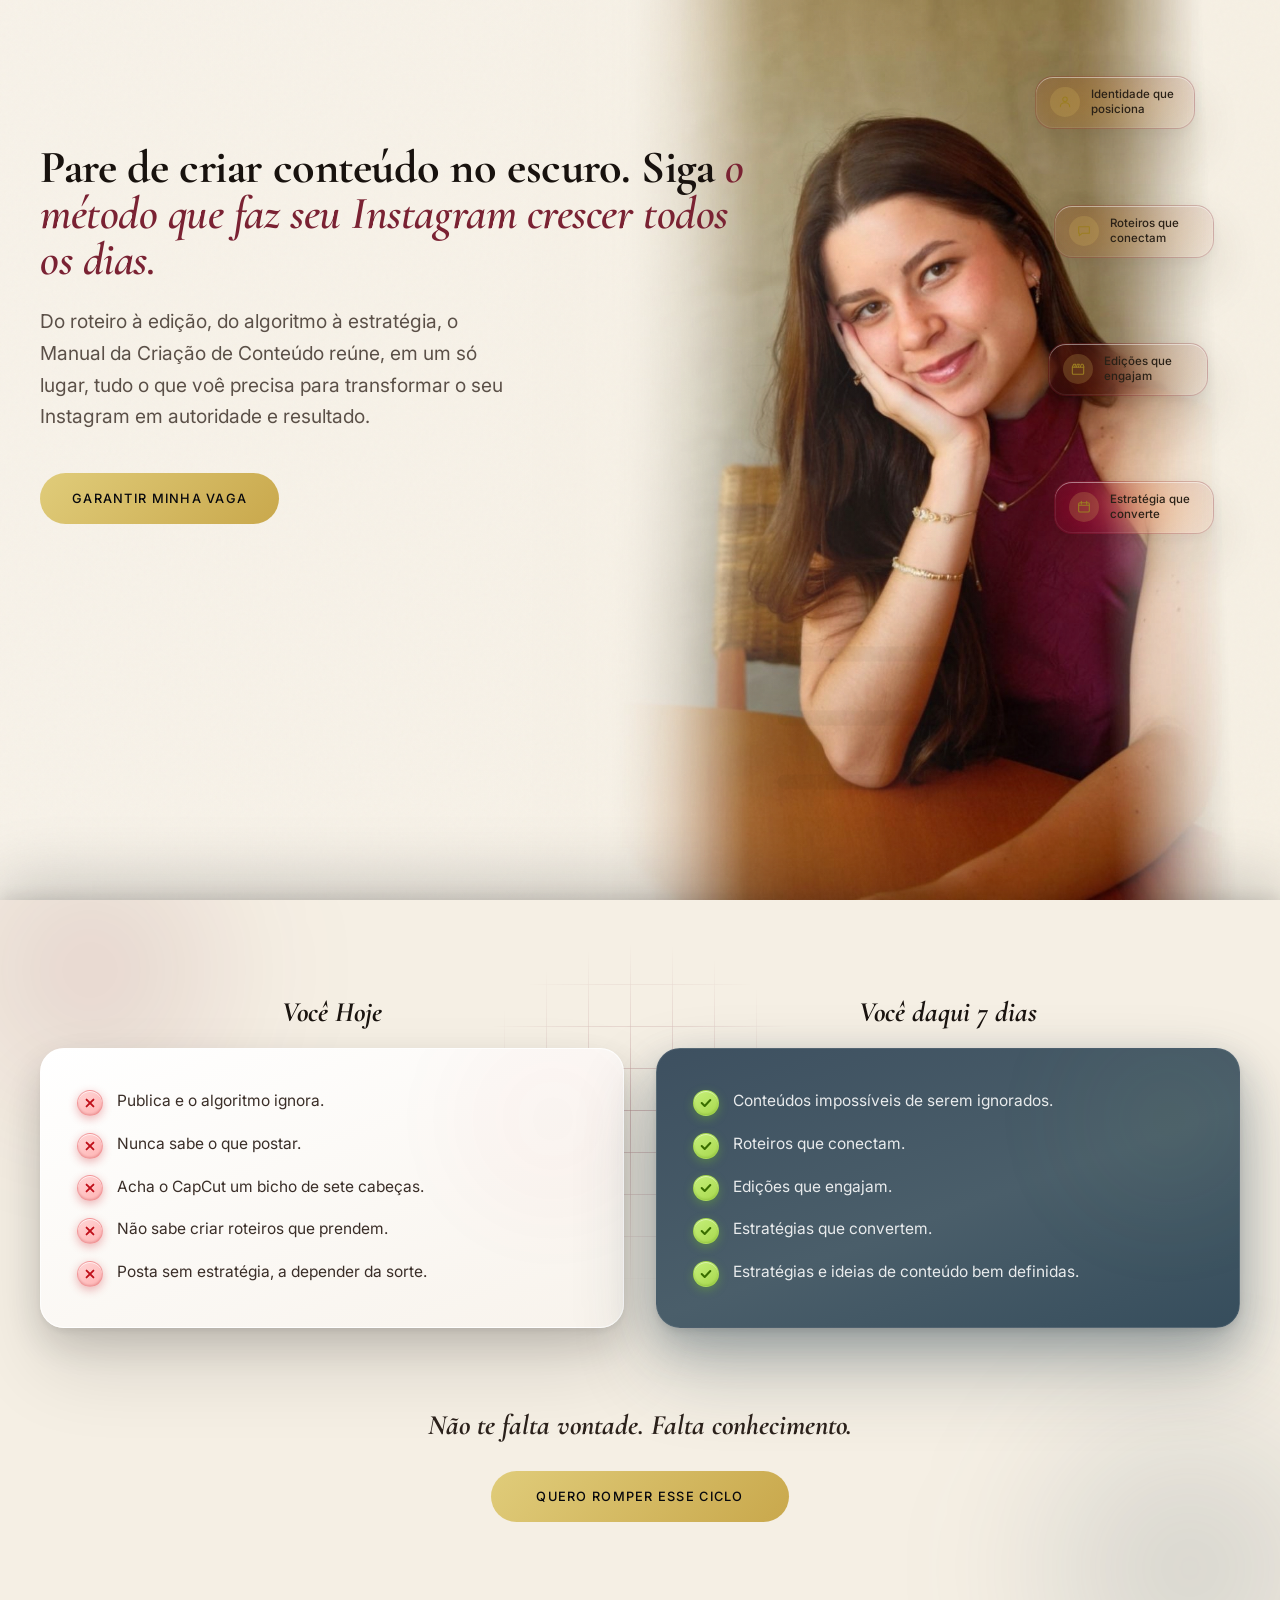
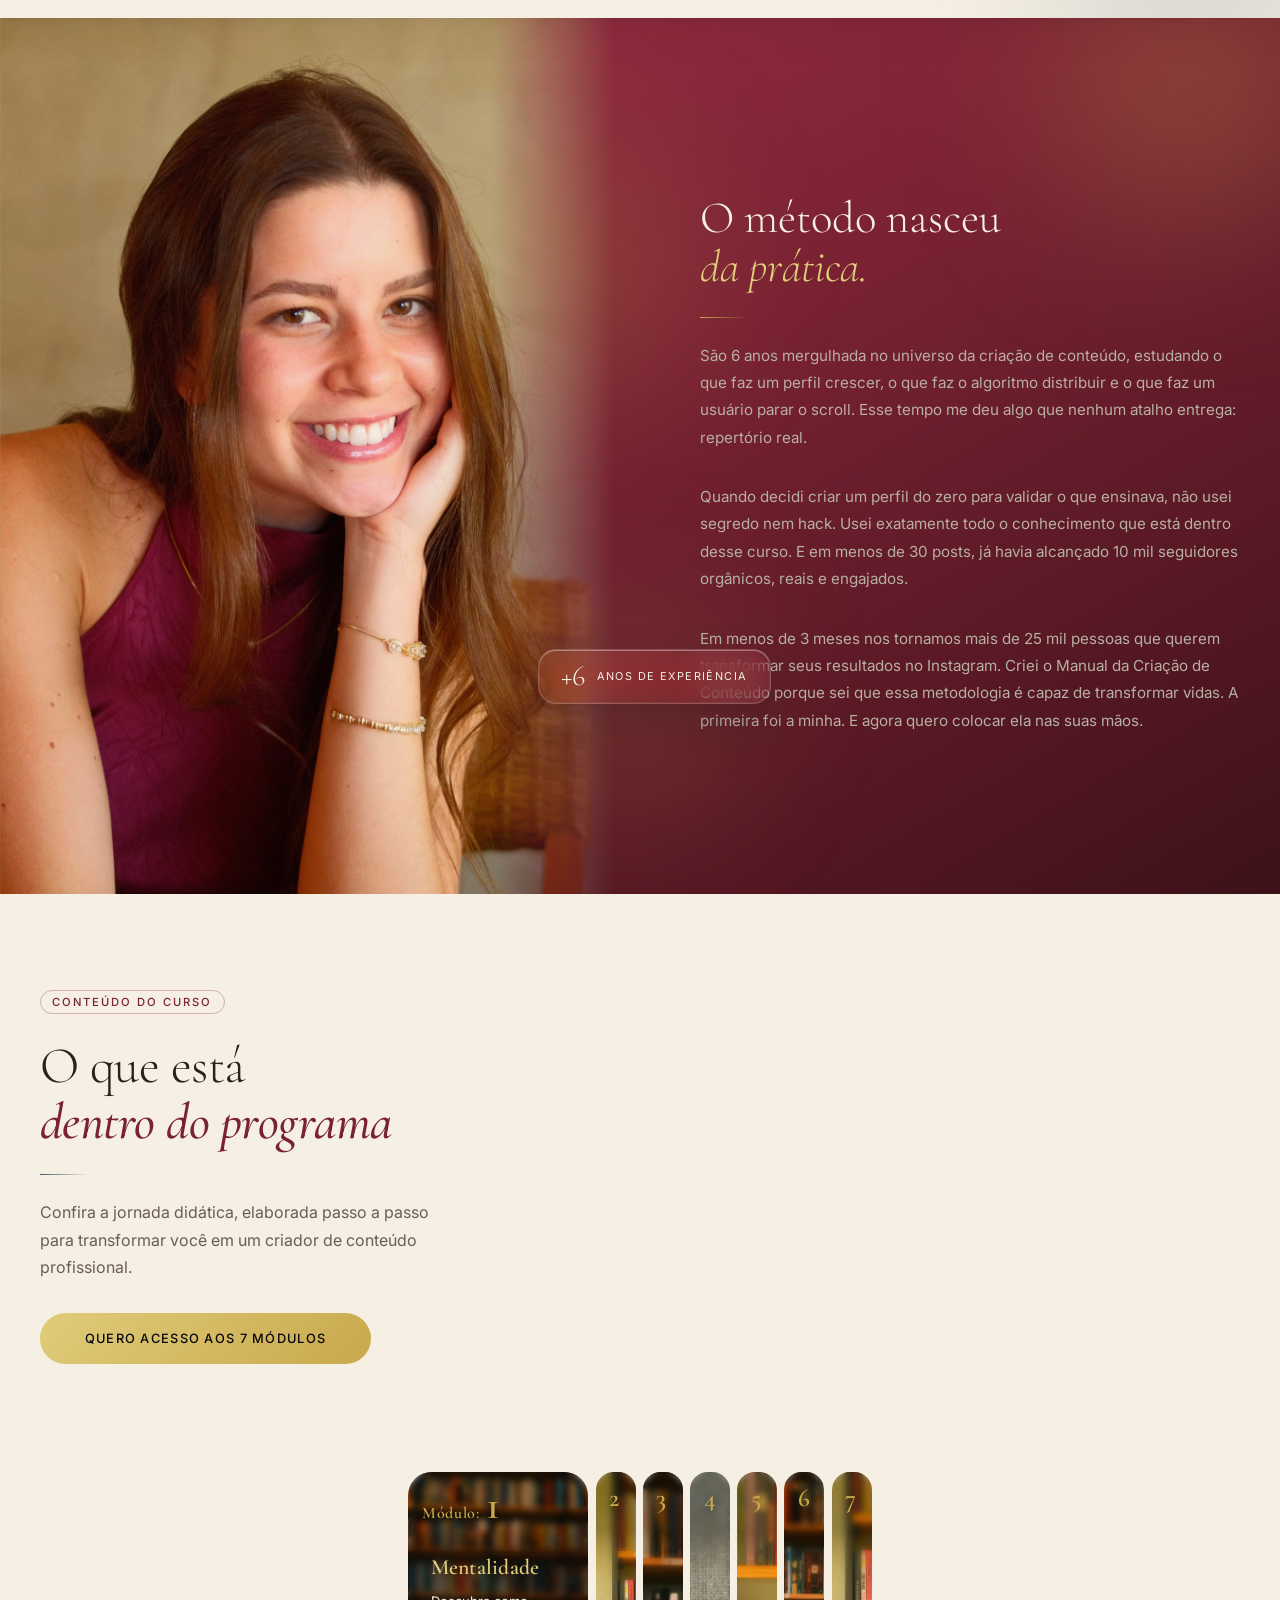
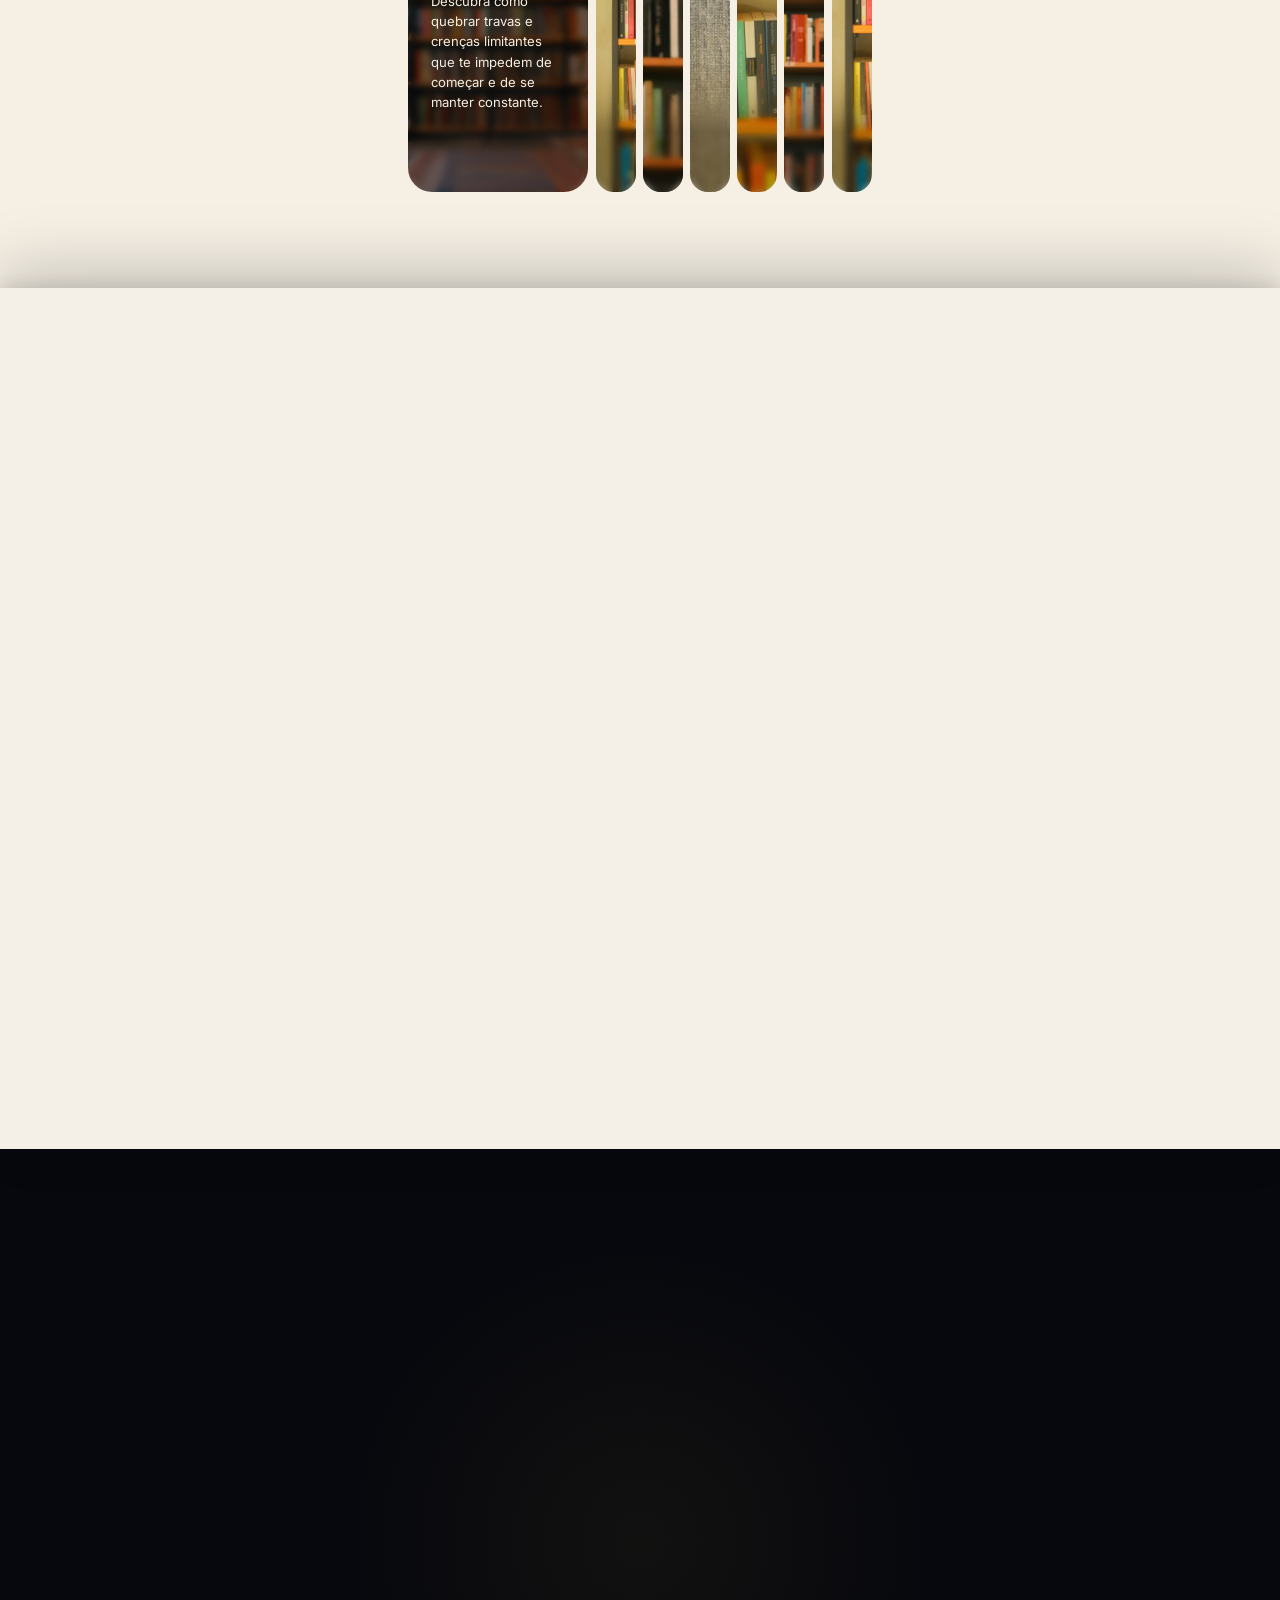
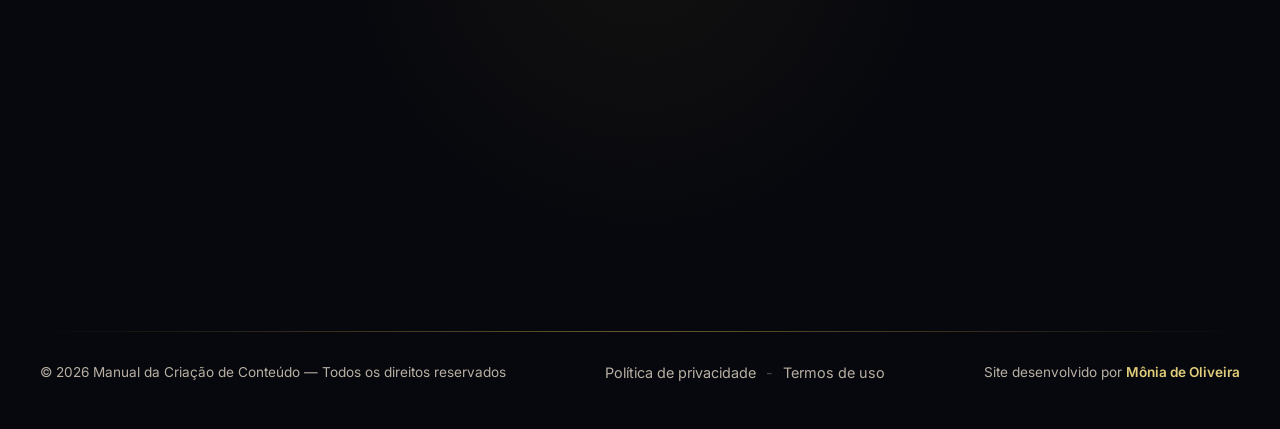
<file: index.html>
<!DOCTYPE html>
<html lang="pt-BR">
<head>
  <meta charset="UTF-8" />
  <meta name="viewport" content="width=device-width, initial-scale=1.0" />
  <link rel="icon" type="image/avif" href="assets/favicon.avif" />
  <meta name="description" content="O método completo para crescer no Instagram com estratégia — roteiro, edição no CapCut, algoritmo e consistência. 7 módulos. Turma Julho 2026." />

  <!-- SEO -->
  <title>Victoria — Manual da Criação de Conteúdo</title>
  <meta name="robots" content="index, follow" />
  <meta property="og:title" content="Victoria — Manual da Criação de Conteúdo" />
  <meta property="og:description" content="Do roteiro ao CapCut, da identidade à estratégia. 7 módulos. Turma Julho 2026." />
  <meta property="og:type" content="website" />

  <!-- Fonts -->
  <link rel="preconnect" href="https://fonts.googleapis.com" />
  <link rel="preconnect" href="https://fonts.gstatic.com" crossorigin />
  <link href="https://fonts.googleapis.com/css2?family=Cormorant+Garamond:ital,wght@0,300;0,400;0,600;1,300;1,400&family=Inter:wght@300;400;500;600&family=Playfair+Display:ital,wght@1,400&display=swap" rel="stylesheet" />

  <!-- Styles -->
  <link rel="stylesheet" href="css/reset.css" />
  <link rel="stylesheet" href="css/style.css" />
  <link rel="stylesheet" href="css/sections.css" />
  <link rel="stylesheet" href="css/responsive.css" />
</head>

<body>

  <!-- ── HERO ───────────────────────────────────────────────── -->
  <section id="hero" aria-labelledby="hero-title">

    <!-- Ícones gigantes e quase invisíveis de redes sociais, ao fundo -->
    <div class="hero-bg-icons" aria-hidden="true">
      <svg class="bg-icon bg-icon-1" viewBox="0 0 24 24" fill="none" xmlns="http://www.w3.org/2000/svg">
        <rect x="2" y="2" width="20" height="20" rx="5.5" stroke="currentColor" stroke-width="1.4"/>
        <circle cx="12" cy="12" r="5" stroke="currentColor" stroke-width="1.4"/>
        <circle cx="17.4" cy="6.6" r="1.1" fill="currentColor"/>
      </svg>
      <svg class="bg-icon bg-icon-2" viewBox="0 0 24 24" fill="none" xmlns="http://www.w3.org/2000/svg">
        <path d="M4 6h16M4 12h16M4 18h10" stroke="currentColor" stroke-width="1.4" stroke-linecap="round"/>
        <path d="M16 15.5l4 2.5-4 2.5v-5z" fill="currentColor"/>
      </svg>
    </div>

    <div class="container hero-grid">

      <!-- Texto — coluna ESQUERDA -->
      <div class="hero-text-panel">

        <h1 id="hero-title" class="hero-h1 reveal">
          Pare de criar conteúdo no escuro. Siga <span class="hero-h1-bordeaux">o método que</span> <em>faz seu Instagram crescer todos os&nbsp;dias.</em>
        </h1>

        <p class="hero-subtitle reveal reveal-delay-1">
          Do roteiro à edição, do algoritmo à estratégia, o Manual da Criação de Conteúdo reúne, em um só lugar, tudo o que voê precisa para transformar o seu Instagram em autoridade e resultado.
        </p>

        <div class="hero-actions reveal reveal-delay-2">
          <a href="#cta-final" class="btn-primary">Garantir minha vaga</a>
        </div>

      </div>

      <!-- Tags flutuantes sobre a foto do background -->
      <div class="hero-tags" aria-hidden="true">

        <div class="floating-card card-1">
          <span class="floating-card-icon" aria-hidden="true">
            <svg viewBox="0 0 24 24" fill="none" xmlns="http://www.w3.org/2000/svg">
              <circle cx="12" cy="8" r="3.4" stroke="currentColor" stroke-width="1.6"/>
              <path d="M5 19c0-3.6 3.13-6 7-6s7 2.4 7 6" stroke="currentColor" stroke-width="1.6" stroke-linecap="round"/>
            </svg>
          </span>
          <span>Identidade que posiciona</span>
        </div>

        <div class="floating-card card-2">
          <span class="floating-card-icon" aria-hidden="true">
            <svg viewBox="0 0 24 24" fill="none" xmlns="http://www.w3.org/2000/svg">
              <path d="M4 5.5h16v10H9l-4 3.5v-3.5H4v-10z" stroke="currentColor" stroke-width="1.6" stroke-linejoin="round"/>
            </svg>
          </span>
          <span>Roteiros que conectam</span>
        </div>

        <div class="floating-card card-3">
          <span class="floating-card-icon" aria-hidden="true">
            <svg viewBox="0 0 24 24" fill="none" xmlns="http://www.w3.org/2000/svg">
              <path d="M3.5 9.5h17v9a1.5 1.5 0 0 1-1.5 1.5h-14A1.5 1.5 0 0 1 3.5 18.5v-9z" stroke="currentColor" stroke-width="1.6"/>
              <path d="M3.5 9.5l2-4.5h3l-1.6 4.5M9.4 9.5l1.6-4.5h3l-1.6 4.5M15.3 9.5l1.6-4.5h2.6l1.6 4.5" stroke="currentColor" stroke-width="1.6" stroke-linejoin="round"/>
            </svg>
          </span>
          <span>Edições que<br class="card-break"> engajam</span>
        </div>

        <div class="floating-card card-4">
          <span class="floating-card-icon" aria-hidden="true">
            <svg viewBox="0 0 24 24" fill="none" xmlns="http://www.w3.org/2000/svg">
              <rect x="4" y="5.5" width="16" height="14" rx="2" stroke="currentColor" stroke-width="1.6"/>
              <path d="M4 9.5h16M8 3.5v4M16 3.5v4" stroke="currentColor" stroke-width="1.6" stroke-linecap="round"/>
            </svg>
          </span>
          <span>Estratégia que converte</span>
        </div>

      </div>

    </div>

  </section>

  <!-- ── PARA QUEM É ────────────────────────────────────────── -->
  <section id="para-quem" aria-label="Para quem é">

    <div class="para-quem-deco" aria-hidden="true">
      <div class="pq-orb pq-orb-1"></div>
      <div class="pq-orb pq-orb-2"></div>
      <div class="pq-grid"></div>
    </div>

    <div class="container section-pad">

      <div class="compare-grid reveal">

        <!-- Card 1 — Você Hoje -->
        <div class="compare-col">
          <h3 class="compare-col-title">Você Hoje</h3>
          <div class="compare-card compare-card--hoje" data-tilt>
            <div class="compare-card-glow"></div>
          <ul class="compare-list">
            <li>
              <span class="compare-icon compare-icon--x" aria-hidden="true">
                <svg viewBox="0 0 14 14" fill="none" stroke="currentColor" stroke-width="2.2" stroke-linecap="round">
                  <line x1="3" y1="3" x2="11" y2="11"/><line x1="11" y1="3" x2="3" y2="11"/>
                </svg>
              </span>
              <span>Publica e o algoritmo ignora.</span>
            </li>
            <li>
              <span class="compare-icon compare-icon--x" aria-hidden="true">
                <svg viewBox="0 0 14 14" fill="none" stroke="currentColor" stroke-width="2.2" stroke-linecap="round">
                  <line x1="3" y1="3" x2="11" y2="11"/><line x1="11" y1="3" x2="3" y2="11"/>
                </svg>
              </span>
              <span>Nunca sabe o que postar.</span>
            </li>
            <li>
              <span class="compare-icon compare-icon--x" aria-hidden="true">
                <svg viewBox="0 0 14 14" fill="none" stroke="currentColor" stroke-width="2.2" stroke-linecap="round">
                  <line x1="3" y1="3" x2="11" y2="11"/><line x1="11" y1="3" x2="3" y2="11"/>
                </svg>
              </span>
              <span>Acha o CapCut um bicho de sete cabeças.</span>
            </li>
            <li>
              <span class="compare-icon compare-icon--x" aria-hidden="true">
                <svg viewBox="0 0 14 14" fill="none" stroke="currentColor" stroke-width="2.2" stroke-linecap="round">
                  <line x1="3" y1="3" x2="11" y2="11"/><line x1="11" y1="3" x2="3" y2="11"/>
                </svg>
              </span>
              <span>Não sabe criar roteiros que prendem.</span>
            </li>
            <li>
              <span class="compare-icon compare-icon--x" aria-hidden="true">
                <svg viewBox="0 0 14 14" fill="none" stroke="currentColor" stroke-width="2.2" stroke-linecap="round">
                  <line x1="3" y1="3" x2="11" y2="11"/><line x1="11" y1="3" x2="3" y2="11"/>
                </svg>
              </span>
              <span>Posta sem estratégia, a depender da sorte.</span>
            </li>
          </ul>
          </div>
        </div>

        <!-- Card 2 — Você daqui 7 dias -->
        <div class="compare-col">
          <h3 class="compare-col-title">Você daqui 7 dias</h3>
          <div class="compare-card compare-card--depois" data-tilt>
            <div class="compare-card-glow"></div>
          <ul class="compare-list">
            <li>
              <span class="compare-icon compare-icon--check" aria-hidden="true">
                <svg viewBox="0 0 14 14" fill="none" stroke="currentColor" stroke-width="2.4" stroke-linecap="round" stroke-linejoin="round">
                  <polyline points="2,7 5.5,10.5 12,3.5"/>
                </svg>
              </span>
              <span>Conteúdos impossíveis de serem ignorados.</span>
            </li>
            <li>
              <span class="compare-icon compare-icon--check" aria-hidden="true">
                <svg viewBox="0 0 14 14" fill="none" stroke="currentColor" stroke-width="2.4" stroke-linecap="round" stroke-linejoin="round">
                  <polyline points="2,7 5.5,10.5 12,3.5"/>
                </svg>
              </span>
              <span>Roteiros que conectam.</span>
            </li>
            <li>
              <span class="compare-icon compare-icon--check" aria-hidden="true">
                <svg viewBox="0 0 14 14" fill="none" stroke="currentColor" stroke-width="2.4" stroke-linecap="round" stroke-linejoin="round">
                  <polyline points="2,7 5.5,10.5 12,3.5"/>
                </svg>
              </span>
              <span>Edições que engajam.</span>
            </li>
            <li>
              <span class="compare-icon compare-icon--check" aria-hidden="true">
                <svg viewBox="0 0 14 14" fill="none" stroke="currentColor" stroke-width="2.4" stroke-linecap="round" stroke-linejoin="round">
                  <polyline points="2,7 5.5,10.5 12,3.5"/>
                </svg>
              </span>
              <span>Estratégias que convertem.</span>
            </li>
            <li>
              <span class="compare-icon compare-icon--check" aria-hidden="true">
                <svg viewBox="0 0 14 14" fill="none" stroke="currentColor" stroke-width="2.4" stroke-linecap="round" stroke-linejoin="round">
                  <polyline points="2,7 5.5,10.5 12,3.5"/>
                </svg>
              </span>
              <span>Estratégias e ideias de conteúdo bem definidas.</span>
            </li>
          </ul>
          </div>
        </div>

      </div>

      <div class="compare-footer reveal">
        <p class="compare-footer-frase">Não te falta vontade.<br class="mobile-only"> Falta conhecimento.</p>
        <a href="#cta-final" class="jornada-btn-glow">Quero romper esse ciclo</a>
      </div>

    </div>
  </section>

  <!-- ── SOBRE VICTORIA ──────────────────────────────────────── -->
  <section id="sobre" aria-labelledby="sobre-title">
    <div class="sobre-deco" aria-hidden="true">
      <div class="sobre-orb sobre-orb-1"></div>
      <div class="sobre-orb sobre-orb-2"></div>
      <div class="sobre-ghost-photo"></div>
      <div class="sobre-orb sobre-orb-3"></div>
      <div class="sobre-orb sobre-orb-4"></div>
    </div>

    <div class="sobre-photo-badge" aria-label="Mais de 6 anos de experiência">
      <div class="num">+6</div>
      <div class="label">Anos de experiência</div>
    </div>

    <div class="container section-pad-lg">
      <div class="sobre-grid">

        <!-- Conteúdo -->
        <div class="sobre-content">
          <span class="label-tag reveal">Sobre Victoria</span>
          <h2 id="sobre-title" class="reveal reveal-delay-1">
            O método nasceu<br />
            <em>da prática.</em>
          </h2>
          <div class="gold-divider reveal reveal-delay-1"></div>

          
          <p class="sobre-bio reveal reveal-delay-2">
            São 6 anos mergulhada no universo da criação de conteúdo, estudando o que faz um perfil crescer, o que faz o algoritmo distribuir e o que faz um usuário parar o scroll. Esse tempo me deu algo que nenhum atalho entrega: repertório real.
          </p>
          <p class="sobre-bio reveal reveal-delay-2">
            Quando decidi criar um perfil do zero para validar o que ensinava, não usei segredo nem hack. Usei exatamente todo o conhecimento que está dentro desse curso. E em menos de 30 posts, já havia alcançado 10 mil seguidores orgânicos, reais e engajados. 
            
            <p class="sobre-bio reveal reveal-delay-2">
            Em menos de 3 meses nos tornamos mais de 25 mil pessoas que querem transformar seus resultados no Instagram. Criei o Manual da Criação de Conteúdo porque sei que essa metodologia é capaz de transformar vidas. A primeira foi a minha. E agora quero colocar ela nas suas mãos.
                   
            </p>
        </div>

        <div class="sobre-photo-responsive reveal">
          <img src="assets/vic-rosot-sorrindo.avif" alt="Victoria Bac" loading="lazy" />
        </div>

      </div>
    </div>
  </section>

  
  <!-- ── MÓDULOS ────────────────────────────────────────────── -->
  <section id="modulos" aria-labelledby="modulos-title">
    <div class="container section-pad">

      <div class="modulos-grid">

        <div class="modulos-intro section-header reveal">
          <span class="label-tag">Conteúdo do curso</span>
          <h2 id="modulos-title" class="display-serif">
            O que está<br />
            <span class="gold-text">dentro do programa</span>
          </h2>
          <div class="gold-divider"></div>
          <p>Confira a jornada didática, elaborada passo a passo para transformar você em um criador de conteúdo profissional.</p>
          <a href="#cta-final" class="jornada-btn-glow modulos-cta">Quero acesso aos 7 módulos</a>
        </div>

        <div class="modulos-options reveal reveal-delay-2" role="tablist" aria-label="Módulos do curso">

          <article class="modulo-option active" role="tab" aria-selected="true" tabindex="0" data-index="1" style="--mod-bg:url('../assets/MOD1.avif');">
            <div class="modulo-option-top-fade"></div>
            <span class="modulo-option-num-wrap"><span class="modulo-option-num-label">Módulo:</span><span class="modulo-option-num">1</span></span>
            <div class="modulo-option-shadow"></div>
            <div class="modulo-option-label">
              <div class="modulo-option-info">
                <div class="modulo-option-main">Mentalidade</div>
                <div class="modulo-option-sub">Descubra como quebrar travas e crenças limitantes que te impedem de começar e de se manter constante.</div>
              </div>
            </div>
          </article>

          <article class="modulo-option" role="tab" aria-selected="false" tabindex="0" data-index="2" style="--mod-bg:url('../assets/MOD2.avif');">
            <div class="modulo-option-top-fade"></div>
            <span class="modulo-option-num-wrap"><span class="modulo-option-num-label">Módulo:</span><span class="modulo-option-num">2</span></span>
            <div class="modulo-option-shadow"></div>
            <div class="modulo-option-label">
              <div class="modulo-option-info">
                <div class="modulo-option-main">Entendendo o Instagram antes de criar</div>
                <div class="modulo-option-sub">Domine as regras do jogo desvendando o algoritmo e as métricas estratégicas  para fazer a plataforma trabalhar a favor do seu alcance e escala.</div>
              </div>
            </div>
          </article>

          <article class="modulo-option" role="tab" aria-selected="false" tabindex="0" data-index="3" style="--mod-bg:url('../assets/MOD3.avif');">
            <div class="modulo-option-top-fade"></div>
            <span class="modulo-option-num-wrap"><span class="modulo-option-num-label">Módulo:</span><span class="modulo-option-num">3</span></span>
            <div class="modulo-option-shadow"></div>
            <div class="modulo-option-label">
              <div class="modulo-option-info">
                <div class="modulo-option-main">Identidade e Posicionamento</div>
                <div class="modulo-option-sub">Defina o seu nicho ideal, crie um posicionamento magnético e estruture um perfil irresistível que se diferencia da concorrência e retém o público certo logo nos primeiros segundos.</div>
              </div>
            </div>
          </article>

          <article class="modulo-option" role="tab" aria-selected="false" tabindex="0" data-index="4" style="--mod-bg:url('../assets/MOD4.avif');">
            <div class="modulo-option-top-fade"></div>
            <span class="modulo-option-num-wrap"><span class="modulo-option-num-label">Módulo:</span><span class="modulo-option-num">4</span></span>
            <div class="modulo-option-shadow"></div>
            <div class="modulo-option-label">
              <div class="modulo-option-info">
                <div class="modulo-option-main">Roteiros</div>
                <div class="modulo-option-sub">Aprenda a psicologia por trás do scroll interrompido e domine as técnicas de ganchos poderosos e estruturas magnéticas para criar vídeos que prendem a atenção do início ao fim.</div>
              </div>
            </div>
          </article>

          <article class="modulo-option" role="tab" aria-selected="false" tabindex="0" data-index="5" style="--mod-bg:url('../assets/MOD5.avif');">
            <div class="modulo-option-top-fade"></div>
            <span class="modulo-option-num-wrap"><span class="modulo-option-num-label">Módulo:</span><span class="modulo-option-num">5</span></span>
            <div class="modulo-option-shadow"></div>
            <div class="modulo-option-label">
              <div class="modulo-option-info">
                <div class="modulo-option-main">Formatos</div>
                <div class="modulo-option-sub">Explore os formatos que mais funcionam no mercado e descubra como desconstruir e adaptar grandes referências para o seu nicho sem perder a sua originalidade.</div>
              </div>
            </div>
          </article>

          <article class="modulo-option" role="tab" aria-selected="false" tabindex="0" data-index="6" style="--mod-bg:url('../assets/MOD6.avif');">
            <div class="modulo-option-top-fade"></div>
            <span class="modulo-option-num-wrap"><span class="modulo-option-num-label">Módulo:</span><span class="modulo-option-num">6</span></span>
            <div class="modulo-option-shadow"></div>
            <div class="modulo-option-label">
              <div class="modulo-option-info">
                <div class="modulo-option-main">Edição no CapCut</div>
                <div class="modulo-option-sub">Domine as principais ferramentas que transformam gravações simples em vídeos de alta retenção visual, do zero ao avançado.</div>
              </div>
            </div>
          </article>

          <article class="modulo-option" role="tab" aria-selected="false" tabindex="0" data-index="7" style="--mod-bg:url('../assets/MOD7.avif');">
            <div class="modulo-option-top-fade"></div>
            <span class="modulo-option-num-wrap"><span class="modulo-option-num-label">Módulo:</span><span class="modulo-option-num">7</span></span>
            <div class="modulo-option-shadow"></div>
            <div class="modulo-option-label">
              <div class="modulo-option-info">
                <div class="modulo-option-main">Estratégia de Conteúdo</div>
                <div class="modulo-option-sub">Substitua o post aleatório por um ecossistema estratégico de crescimento, organizando suas ideias em um calendário editorial sustentável focado em atração, relacionamento e conversão.</div>
              </div>
            </div>
          </article>

        </div>

      </div>
    </div>
  </section>

  <!-- ── TURMA FUNDADORA ────────────────────────────────────── -->
  <!-- ── FAQ ───────────────────────────────────────────────── -->
  <section id="faq" aria-labelledby="faq-title">
    <div class="faq-grid-deco" aria-hidden="true"></div>
    <div class="container section-pad">

      <div class="section-header center reveal">
        <span class="label-tag">Suas dúvidas</span>
        <h2 id="faq-title" class="display-serif">Perguntas frequentes</h2>
        <div class="gold-divider center"></div>
      </div>

      <div class="faq-list" role="list">

        <details class="reveal" role="listitem">
          <summary>Para quem é esse curso?</summary>
          <div class="faq-answer">
            Para quem quer crescer no Instagram com estratégia e consistência, seja você iniciante do zero ou alguém que já posta mas não sabe por que não cresce. Se você sente que falta método, ferrramenta e uma direção definida, este curso é para você.
          </div>
        </details>

        <details class="reveal reveal-delay-1" role="listitem">
          <summary>Como funciona o acesso ao conteúdo?</summary>
          <div class="faq-answer">
            O curso é 100% gravado, você assiste no seu próprio ritmo, quando e onde quiser. O acesso é feito pela plataforma Cakto e fica disponível por 1 ano a partir da data da sua matrícula.
          </div>
        </details>

        <details class="reveal reveal-delay-1" role="listitem">
          <summary>Posso acompanhar mesmo sem experiência prévia?</summary>
          <div class="faq-answer">
            Sim. O curso foi pensado para funcionar do zero, você não precisa saber editar, não precisa ter nicho definido, não precisa ter seguidores. O módulo de Mentalidade e o de Identidade foram criados justamente para quem está começando agora.
          </div>
        </details>

        <details class="reveal reveal-delay-1" role="listitem">
          <summary>Tem garantia?</summary>
          <div class="faq-answer">
            Sim. Você tem 7 dias de garantia incondicional após a compra. Se por qualquer motivo não quiser continuar, basta solicitar o reembolso dentro desse prazo e devolvemos 100% do seu investimento.
          </div>
        </details>

       
        <details class="reveal reveal-delay-1" role="listitem">
          <summary>Quando é liberado o curso?</summary>
          <div class="faq-answer">
            O curso é liberado imediatamente após a compra. Enviaremos o seu acesso às aulas através do seu Email ou WhatsApp.
          </div>
        </details>

      </div>
    </div>
  </section>

  <!-- ── CTA FINAL ──────────────────────────────────────────── -->
  <section id="cta-final" aria-labelledby="cta-title">

    <div class="cta-final-inner">
      <div class="cta-bg-orb" aria-hidden="true"></div>

      <div class="cta-final-grid">

        <div class="cta-final-text">

          <div class="cta-photo-wrap reveal">
            <img
              src="assets/vic-rosot-sorrindo.avif"
              alt="Victoria sorrindo"
              loading="lazy"
              width="180"
              height="180"
            />
          </div>

          <span class="label-tag reveal reveal-delay-1">Última chamada</span>

          <h2 id="cta-title" class="reveal reveal-delay-1">
            Cada dia tentando descobrir por conta própria, 
            é um dia que você poderia estar aplicando <span class="gold-text">um método que já funciona.</span>
          </h2>

          
          <div class="cta-urgency reveal reveal-delay-3">
            <span class="cta-urgency-dot" aria-hidden="true"></span>
            VALOR ESPECIAL DE LANÇAMENTO<br class="urgency-break"> POR TEMPO LIMITADO
          </div>

        </div>

        <!-- Caixa de preço -->
        <div class="price-box reveal reveal-delay-2" aria-label="Informações de investimento">
          <div class="price-label">Investimento</div>
          <div class="price-original">R$1.499</div>
          <div class="price-value"><sup>R$</sup>25,52<span class="price-freq"> x 12</span></div>
          <div class="price-installments">ou R$247 à vista</div>

          <ul class="price-includes" aria-label="O que está incluído">
            <li class="price-include-item"><span class="check" aria-hidden="true">✓</span> Acesso por 1 ano</li>
            <li class="price-include-item"><span class="check" aria-hidden="true">✓</span> 7 dias de garantia incondicional</li>
          </ul>

          <a href="#" class="btn-primary full-width">QUERO TRANSFORMAR MEU <br>INSTAGRAM AGORA</a>
        </div>

      </div>
    </div>
  </section>

  <!-- ── FOOTER ─────────────────────────────────────────────── -->
  <footer role="contentinfo">
    <div class="footer-divider" aria-hidden="true"></div>

    <div class="footer-inner">

      <p class="footer-copy">© 2026 Manual da Criação de Conteúdo — Todos os direitos reservados</p>

      <nav class="footer-links" aria-label="Links do rodapé">
        <a href="politica-de-privacidade.html" target="_blank" rel="noopener noreferrer">Política de privacidade</a>
        <span class="footer-links-sep" aria-hidden="true">-</span>
        <a href="termos-de-uso.html" target="_blank" rel="noopener noreferrer">Termos de uso</a>
      </nav>

      <div class="footer-credits">
        <span class="footer-dev">Site desenvolvido por
          <a
            href="https://wa.me/5527992750016?text=Vim%20do%20site%20do%20Curso%20Manual%20da%20Cria%C3%A7%C3%A3o%20de%20Conte%C3%BAdo%20e%20quero%20um%20or%C3%A7amento"
            class="footer-whatsapp"
            target="_blank"
            rel="noopener noreferrer"
          >Mônia de Oliveira</a>
        </span>
      </div>

    </div>
  </footer>

  <!-- Scripts -->
  <script src="js/script.js" defer></script>

</body>
</html>
</file>
<file: css/style.css>
/* ── TOKENS ────────────────────────────────────────────────── */
:root {
  --bg:          #07080D;
  --bg2:         #0C0E16;
  --bg-warm:     #1E1A16;
  --bg-light:    #F4EFE7;
  --gold:        #C9A84C;
  --gold-lt:     #E0CC7A;
  --gold-dk:     #9B7E22;
  --rose:        #8B3A5A;
  --rose-lt:     #C4608A;
  --ivory:       #F5EFE4;
  --ivory-muted: #B8AFA3;
  --white:       #FFFFFF;
  --slate:       #4A5E6A;
  --slate-lt:    #6A8494;
  --bordeaux:    #7A2233;
  --bordeaux-lt: #A03248;
  --font-serif:  'Cormorant Garamond', Georgia, serif;
  --font-sans:   'Inter', system-ui, sans-serif;
  --font-italic: 'Playfair Display', serif;
  --max-w:       1200px;
  --transition:  0.6s cubic-bezier(0.16, 1, 0.3, 1);
}

/* ── BASE ──────────────────────────────────────────────────── */
body {
  font-family: var(--font-sans);
  background: var(--bg);
  color: var(--ivory);
  overflow-x: hidden;
  cursor: url("data:image/svg+xml,%3Csvg xmlns='http://www.w3.org/2000/svg' width='18' height='18' viewBox='0 0 30 30'%3E%3Cpath d='M5 2.5 L24.5 14.5 L15.5 16.2 L20.2 25.5 L17 27 L12.2 17.7 L5.8 23.8 Z' fill='%23C9A84C'/%3E%3C/svg%3E") 3 2, auto;
}

a, button, .btn-primary, .btn-ghost, .nav-cta, [role="button"], summary, .modulo-option, details summary {
  cursor: url("data:image/svg+xml,%3Csvg xmlns='http://www.w3.org/2000/svg' width='18' height='18' viewBox='0 0 30 30'%3E%3Cpath d='M5 2.5 L24.5 14.5 L15.5 16.2 L20.2 25.5 L17 27 L12.2 17.7 L5.8 23.8 Z' fill='%237A2233'/%3E%3C/svg%3E") 3 2, pointer;
}

/* ── SCROLLBAR ─────────────────────────────────────────────── */
html {
  scrollbar-color: var(--gold) var(--white);
  scrollbar-width: thin;
}

::-webkit-scrollbar {
  width: 10px;
}

::-webkit-scrollbar-track {
  background: var(--white);
}

::-webkit-scrollbar-thumb {
  background: linear-gradient(180deg, var(--gold-lt), var(--gold-dk));
  border-radius: 6px;
}

::-webkit-scrollbar-thumb:hover {
  background: var(--gold);
}

/* ── NOISE TEXTURE ─────────────────────────────────────────── */
body::before {
  content: '';
  position: fixed;
  inset: 0;
  background-image: url("data:image/svg+xml,%3Csvg viewBox='0 0 256 256' xmlns='http://www.w3.org/2000/svg'%3E%3Cfilter id='noise'%3E%3CfeTurbulence type='fractalNoise' baseFrequency='0.9' numOctaves='4' stitchTiles='stitch'/%3E%3C/filter%3E%3Crect width='100%25' height='100%25' filter='url(%23noise)' opacity='1'/%3E%3C/svg%3E");
  opacity: 0.025;
  pointer-events: none;
  z-index: 1;
}

/* ── SCROLL REVEAL ─────────────────────────────────────────── */
.reveal {
  opacity: 0;
  transform: translateY(32px);
  transition: opacity 0.8s ease, transform 0.8s var(--transition);
}

.reveal.visible {
  opacity: 1;
  transform: translateY(0);
}

.reveal-delay-1 { transition-delay: 0.1s; }
.reveal-delay-2 { transition-delay: 0.2s; }
.reveal-delay-3 { transition-delay: 0.35s; }
.reveal-delay-4 { transition-delay: 0.5s; }

/* ── TYPOGRAPHY ────────────────────────────────────────────── */
.display-serif {
  font-family: var(--font-serif);
  font-weight: 300;
  line-height: 1.05;
  letter-spacing: -0.01em;
}

.gold-text {
  background: linear-gradient(135deg, var(--gold-lt) 0%, var(--gold) 50%, var(--gold-dk) 100%);
  -webkit-background-clip: text;
  -webkit-text-fill-color: transparent;
  background-clip: text;
}

.label-tag {
  display: inline-block;
  font-family: var(--font-sans);
  font-size: 0.7rem;
  font-weight: 500;
  letter-spacing: 0.18em;
  text-transform: uppercase;
  color: var(--gold);
  padding: 0.35em 1em;
  border: 1px solid rgba(201, 168, 76, 0.35);
  border-radius: 100px;
  margin-bottom: 1.5rem;
}

.label-tag.slate {
  color: var(--slate-lt);
  border-color: rgba(74, 94, 106, 0.4);
}

/* ── LAYOUT UTILITIES ──────────────────────────────────────── */
section {
  position: relative;
}

.container {
  max-width: var(--max-w);
  margin: 0 auto;
  padding: 0 2rem;
}

.section-pad    { padding: 6rem 0; }
.section-pad-lg { padding: 8rem 0; }

.gold-divider {
  width: 48px;
  height: 1px;
  background: linear-gradient(to right, var(--gold), transparent);
  margin: 1.5rem 0;
}

.gold-divider.center {
  margin: 1.5rem auto;
}

.section-header {
  margin-bottom: 4rem;
}

.section-header h2 {
  font-family: var(--font-serif);
  font-weight: 300;
  font-size: clamp(2rem, 4vw, 3.2rem);
  line-height: 1.1;
}

.section-header p {
  font-size: 1rem;
  line-height: 1.7;
  color: var(--ivory-muted);
  max-width: 540px;
  margin-top: 1rem;
}

.section-header.center {
  text-align: center;
}

.section-header.center p {
  margin: 1rem auto 0;
}

/* ── NAVIGATION ────────────────────────────────────────────── */
#main-nav {
  position: fixed;
  top: 0;
  left: 0;
  right: 0;
  z-index: 100;
  padding: 1.25rem 2rem;
  display: flex;
  align-items: center;
  justify-content: space-between;
  transition: background 0.4s ease, backdrop-filter 0.4s ease, box-shadow 0.4s ease;
}

#main-nav.scrolled {
  background: rgba(7, 8, 13, 0.85);
  backdrop-filter: blur(20px);
  -webkit-backdrop-filter: blur(20px);
  box-shadow: 0 1px 0 rgba(201, 168, 76, 0.12);
}

.nav-logo {
  font-family: var(--font-serif);
  font-weight: 400;
  font-size: 1.4rem;
  letter-spacing: 0.06em;
  color: #18120E;
  text-decoration: none;
  transition: color 0.4s ease;
}

.nav-logo span {
  color: var(--gold-dk);
}

#main-nav.scrolled .nav-logo {
  color: var(--ivory);
}

#main-nav.scrolled .nav-logo span {
  color: var(--gold);
}

.nav-cta {
  font-family: var(--font-sans);
  font-size: 0.75rem;
  font-weight: 500;
  letter-spacing: 0.1em;
  text-transform: uppercase;
  color: var(--bg);
  background: linear-gradient(135deg, var(--gold-lt), var(--gold));
  padding: 0.6em 1.6em;
  border-radius: 100px;
  text-decoration: none;
  transition: opacity 0.3s ease, transform 0.3s ease;
}

.nav-cta:hover {
  opacity: 0.95;
  transform: translateY(-1px);
  box-shadow: 0 0 24px rgba(122, 34, 51, 0.45);
}

/* ── BUTTONS ───────────────────────────────────────────────── */
.btn-primary {
  font-size: 0.8rem;
  font-weight: 500;
  letter-spacing: 0.1em;
  text-transform: uppercase;
  text-decoration: none;
  color: var(--bg);
  background: linear-gradient(135deg, var(--gold-lt), var(--gold));
  padding: 1.4em 2.5em;
  border-radius: 100px;
  border: none;
  transition: box-shadow 0.3s ease, transform 0.3s ease;
  display: inline-block;
}

.btn-primary:hover {
  box-shadow: 0 0 30px rgba(122, 34, 51, 0.4);
  transform: translateY(-2px);
}

.btn-primary.full-width {
  width: 100%;
  text-align: center;
  display: block;
}

.btn-ghost {
  font-size: 0.8rem;
  font-weight: 400;
  letter-spacing: 0.05em;
  color: var(--ivory-muted);
  text-decoration: none;
  border-bottom: 1px solid rgba(176, 169, 159, 0.3);
  padding-bottom: 2px;
  transition: color 0.3s ease, border-color 0.3s ease;
}

.btn-ghost:hover {
  color: var(--bordeaux-lt);
  border-color: var(--bordeaux-lt);
}

/* ── CHECK MARK ────────────────────────────────────────────── */
.check {
  color: var(--gold);
  font-size: 0.7rem;
}

/* ── FOOTER ────────────────────────────────────────────────── */
footer {
  background: var(--bg);
  padding: 0 2rem 3rem;
}

.footer-divider {
  max-width: var(--max-w);
  margin: 0 auto;
  height: 1px;
  background: linear-gradient(to right, transparent, var(--gold) 50%, transparent);
  opacity: 0.5;
}

.footer-inner {
  max-width: var(--max-w);
  margin: 0 auto;
  display: flex;
  align-items: center;
  justify-content: space-between;
  flex-wrap: wrap;
  gap: 1rem;
  padding-top: 2rem;
}

.footer-links {
  display: flex;
  align-items: center;
  gap: 0.6rem;
}

.footer-links a {
  font-size: 0.9rem;
  color: var(--ivory-muted);
  text-decoration: none;
  transition: color 0.3s ease;
}

.footer-links a:hover {
  color: var(--gold-lt);
}

.footer-links-sep {
  font-size: 0.9rem;
  color: rgba(176, 169, 159, 0.4);
}

.footer-copy {
  font-size: 0.85rem;
  color: var(--ivory-muted);
}

.footer-credits {
  display: flex;
  flex-direction: column;
  align-items: flex-end;
  gap: 0.3rem;
}

.footer-whatsapp {
  color: var(--gold-lt);
  text-decoration: none;
  font-weight: 600;
  transition: color 0.3s ease;
}

.footer-whatsapp:hover {
  color: var(--gold);
}

.footer-dev {
  font-size: 0.85rem;
  color: var(--ivory-muted);
}
</file>
<file: css/sections.css>
/* ── HERO ──────────────────────────────────────────────────── */
#hero {
  position: relative;
  min-height: 100vh;
  display: flex;
  align-items: flex-start;
  overflow: hidden;
  background: #F7F2E9 url('../assets/bg-hero-fixed.avif') center center / cover no-repeat;
  color: #1A1410;
}

#hero::before {
  content: '';
  position: absolute;
  inset: 0;
  z-index: 0;
  pointer-events: none;
  background: linear-gradient(to right, rgba(247,242,233,0.96) 0%, rgba(247,242,233,0.75) 38%, rgba(247,242,233,0.1) 62%, transparent 78%);
}

.hero-grid {
  position: relative;
  z-index: 2;
  width: 100%;
  display: grid;
  grid-template-columns: 1.4fr 0.6fr;
  align-items: center;
  gap: 3.2rem;
  padding: 6.5rem 0 5rem;
}

/* Ícones gigantes e quase invisíveis de redes sociais ao fundo */
.hero-bg-icons {
  position: absolute;
  inset: 0;
  z-index: 1;
  pointer-events: none;
  overflow: hidden;
}

.bg-icon {
  position: absolute;
  color: #18120E;
  opacity: 0.035;
}

.bg-icon-1 {
  display: none;
}

.bg-icon-2 {
  width: 20vw;
  min-width: 220px;
  bottom: 6%;
  right: 22%;
}

/* Text panel — coluna esquerda */
.hero-text-panel {
  position: relative;
  z-index: 2;
  padding-right: 4rem;
}

.hero-h1 {
  font-family: var(--font-serif);
  font-weight: 700;
  font-size: clamp(2.2rem, 3.6vw, 3.4rem);
  line-height: 1;
  letter-spacing: -0.01em;
  color: #18120E;
  margin-bottom: 1.5rem;
}

.hero-h1-bordeaux {
  color: var(--bordeaux);
  font-style: italic;
  font-weight: 600;
}

.hero-h1 em {
  font-style: italic;
  color: var(--bordeaux);
  font-weight: 600;
}

.hero-subtitle {
  font-size: 1.2rem;
  line-height: 1.65;
  color: #5B5048;
  max-width: 480px;
  margin-bottom: 2.5rem;

}

.hero-actions {
  display: flex;
  align-items: center;
  gap: 1.5rem;
  flex-wrap: wrap;
}

/* Tags flutuantes sobre a foto do background */
.hero-tags {
  position: relative;
  z-index: 2;
  height: 100%;
  min-height: 460px;
  margin-left: 10rem;
}

.floating-card {
  position: absolute;
  z-index: 3;
  display: flex;
  align-items: center;
  gap: 0.7rem;
  width: 210px;
  padding: 0.9rem 1.2rem;
  background: linear-gradient(155deg, rgba(122, 34, 51, 0.14), rgba(122, 34, 51, 0.05));
  border: 1px solid rgba(122, 34, 51, 0.22);
  border-radius: 18px;
  backdrop-filter: blur(18px) saturate(160%);
  -webkit-backdrop-filter: blur(18px) saturate(160%);
  box-shadow:
    0 24px 50px rgba(60, 45, 15, 0.14),
    0 4px 14px rgba(60, 45, 15, 0.06),
    inset 0 1px 0 rgba(255, 255, 255, 0.4),
    inset 0 0 0 1px rgba(255, 255, 255, 0.08);
  font-size: 0.82rem;
  font-weight: 500;
  color: #2A2117;
  line-height: 1.3;
  animation: heroCardFloat 7s ease-in-out infinite;
  will-change: transform;
}

.floating-card-icon {
  flex-shrink: 0;
  display: flex;
  align-items: center;
  justify-content: center;
  width: 30px;
  height: 30px;
  border-radius: 50%;
  background: rgba(214, 183, 94, 0.22);
  color: var(--gold-dk);
}

.floating-card-icon svg {
  width: 16px;
  height: 16px;
}

.card-1 { top: -6%;  right: -8%;  animation-delay: 0s; }
.card-2 { top: 22%;  right: -36%; animation-delay: 1.6s; }
.card-3 { top: 52%;  right: -30%; animation-delay: 3.2s; }
.card-4 { top: 82%;  right: -38%; animation-delay: 0.8s; }

@keyframes heroCardFloat {
  0%, 100%  { transform: translateY(0) rotate(0deg); }
  50%       { transform: translateY(-14px) rotate(0.6deg); }
}

/* ── FAIXA DIVISÓRIA ───────────────────────────────────────── */

/* ── PARA QUEM É ───────────────────────────────────────────── */
#para-quem {
  background: #F5EFE4;
  color: #2B211B;
  position: relative;
  overflow: hidden;
  box-shadow: 0 -20px 60px rgba(0, 0, 0, 0.18), 0 -4px 16px rgba(0, 0, 0, 0.10);
  z-index: 1;
}

.para-quem-deco {
  position: absolute;
  inset: 0;
  z-index: 0;
  pointer-events: none;
  overflow: hidden;
}

.pq-orb {
  position: absolute;
  border-radius: 50%;
  filter: blur(60px);
}

.pq-orb-1 {
  width: 380px;
  height: 380px;
  top: -120px;
  left: -100px;
  background: radial-gradient(circle, rgba(122, 34, 51, 0.16), transparent 70%);
  animation: pqOrbFloat 14s ease-in-out infinite reverse;
}

.pq-orb-2 {
  width: 420px;
  height: 420px;
  bottom: -160px;
  right: -120px;
  background: radial-gradient(circle, rgba(74, 94, 106, 0.22), transparent 70%);
  animation: pqOrbFloat 12s ease-in-out infinite;
}

@keyframes pqOrbFloat {
  0%, 100% { transform: translate(0, 0); }
  50%      { transform: translate(30px, -24px); }
}

.pq-grid {
  position: absolute;
  inset: 0;
  background-image:
    linear-gradient(rgba(122, 34, 51, 0.5) 1px, transparent 1px),
    linear-gradient(90deg, rgba(122, 34, 51, 0.5) 1px, transparent 1px);
  background-size: 42px 42px;
  -webkit-mask-image: radial-gradient(circle 240px at var(--pq-mx, 50%) var(--pq-my, 30%), black, transparent 72%);
  mask-image: radial-gradient(circle 240px at var(--pq-mx, 50%) var(--pq-my, 30%), black, transparent 72%);
  opacity: 0.5;
}

#para-quem .container {
  position: relative;
  z-index: 1;
}

#para-quem .label-tag {
  color: var(--bordeaux);
  border-color: rgba(122, 34, 51, 0.3);
}

#para-quem .gold-text {
  background: none;
  -webkit-text-fill-color: currentColor;
  color: var(--bordeaux);
  font-style: italic;
  font-weight: 700;
}

#para-quem .gold-divider {
  background: linear-gradient(to right, var(--bordeaux), transparent);
}

/* ── COMPARE CARDS (para quem é) ───────────────────────────── */
.compare-grid {
  display: grid;
  grid-template-columns: 1fr 1fr;
  gap: 2rem;
}

.compare-col {
  display: flex;
  flex-direction: column;
  gap: 1.25rem;
}

.compare-col-title {
  font-family: var(--font-serif);
  font-size: clamp(1.6rem, 2.2vw, 2.2rem);
  font-style: italic;
  font-weight: 700;
  line-height: 1.15;
  color: #1A1410;
  text-align: center;
}

.compare-card {
  position: relative;
  border-radius: 24px;
  padding: 2.5rem 2.25rem;
  overflow: hidden;
  transition: transform 0.55s cubic-bezier(0.23, 1, 0.32, 1), box-shadow 0.55s cubic-bezier(0.23, 1, 0.32, 1);
  will-change: transform;
  backface-visibility: hidden;
  -webkit-backface-visibility: hidden;
}

.compare-card--hoje {
  background: linear-gradient(160deg, #FFFFFF 0%, #F8F3EC 100%);
  border: 1px solid rgba(255, 255, 255, 0.9);
  box-shadow:
    0 4px 6px rgba(0,0,0,0.06),
    0 16px 40px rgba(0,0,0,0.14),
    0 40px 80px rgba(0,0,0,0.12);
}

.compare-card--depois {
  background: linear-gradient(160deg, #3D5060 0%, var(--slate) 55%, #364D5C 100%);
  border: 1px solid rgba(255,255,255,0.08);
  box-shadow:
    0 4px 6px rgba(0,0,0,0.08),
    0 16px 40px rgba(74,94,106,0.35),
    0 40px 80px rgba(40,58,70,0.30);
}

/* glow de fundo decorativo no card */
.compare-card-glow {
  position: absolute;
  width: 260px;
  height: 260px;
  border-radius: 50%;
  pointer-events: none;
  filter: blur(60px);
  top: -60px;
  right: -60px;
  opacity: 0.45;
}

.compare-card--hoje .compare-card-glow {
  background: radial-gradient(circle, rgba(200,50,50,0.12), transparent 70%);
}

.compare-card--depois .compare-card-glow {
  background: radial-gradient(circle, rgba(168,208,128,0.20), transparent 70%);
}

/* lista de itens */
.compare-list {
  list-style: none;
  display: flex;
  flex-direction: column;
  gap: 1rem;
}

.compare-list li {
  display: flex;
  align-items: flex-start;
  gap: 0.85rem;
  font-size: 0.97rem;
  line-height: 1.5;
}

.compare-card--hoje .compare-list li { color: #3A2E28; }
.compare-card--depois .compare-list li { color: rgba(255,255,255,0.88); }

/* ícones de item em alto relevo */
.compare-icon {
  flex-shrink: 0;
  width: 26px;
  height: 26px;
  border-radius: 50%;
  display: flex;
  align-items: center;
  justify-content: center;
  margin-top: 0.05em;
}

.compare-icon svg {
  width: 12px;
  height: 12px;
}

.compare-icon--x {
  background: linear-gradient(145deg, #ffd6d6, #ffb3b3);
  color: #C0101A;
  box-shadow:
    0 3px 10px rgba(200,16,26,0.30),
    inset 0 1px 0 rgba(255,255,255,0.7),
    inset 0 -1px 2px rgba(140,10,18,0.18);
  border: 1px solid rgba(200,16,26,0.22);
}

.compare-footer {
  margin-top: 5rem;
  text-align: center;
  display: flex;
  flex-direction: column;
  align-items: center;
  gap: 1.75rem;
}

br.mobile-only { display: none; }

.compare-footer-frase {
  font-family: var(--font-serif);
  font-size: clamp(1.6rem, 2.2vw, 2.2rem);
  font-style: italic;
  font-weight: 700;
  color: #2B211B;
  line-height: 1.25;
}

.compare-icon--check {
  background: linear-gradient(145deg, #c6f07a, #a8d84e);
  color: #3a6e00;
  box-shadow:
    0 3px 10px rgba(120,200,40,0.35),
    inset 0 1px 0 rgba(255,255,255,0.45),
    inset 0 -1px 2px rgba(50,100,0,0.18);
  border: 1px solid rgba(140,200,50,0.35);
}

/* ── SOBRE VICTORIA ────────────────────────────────────────── */
#sobre {
  background: linear-gradient(150deg, var(--bordeaux-lt) 0%, var(--bordeaux) 45%, #3D1119 100%);
  position: relative;
  overflow: hidden;
  min-height: 640px;
  display: flex;
  align-items: center;
}

.sobre-deco {
  position: absolute;
  inset: 0;
  z-index: 0;
  pointer-events: none;
  overflow: hidden;
}

.sobre-ghost-photo {
  position: absolute;
  top: 0;
  left: 0;
  bottom: 0;
  width: 48%;
  background-image: url('../assets/vic-rosot-sorrindo.avif');
  background-size: cover;
  background-position: center 20%;
  filter: saturate(1.05) contrast(1.03);
  opacity: 0.92;
  -webkit-mask-image: linear-gradient(to right, black 0%, black 80%, transparent 100%);
  mask-image: linear-gradient(to right, black 0%, black 80%, transparent 100%);
}


.sobre-orb {
  position: absolute;
  border-radius: 50%;
  filter: blur(70px);
}

.sobre-orb-1 {
  width: 420px;
  height: 420px;
  top: -140px;
  right: -120px;
  background: radial-gradient(circle, rgba(201, 168, 76, 0.32), transparent 70%);
  animation: sobreOrbFloat 13s ease-in-out infinite;
}

.sobre-orb-2 {
  width: 320px;
  height: 320px;
  bottom: -100px;
  left: -80px;
  background: radial-gradient(circle, rgba(201, 168, 76, 0.22), transparent 70%);
  animation: sobreOrbFloat 16s ease-in-out infinite reverse;
}

.sobre-orb-3 {
  width: 360px;
  height: 360px;
  top: 8%;
  left: 30%;
  background: radial-gradient(circle, rgba(201, 168, 76, 0.28), transparent 70%);
  animation: sobreOrbFloat 15s ease-in-out infinite;
}

.sobre-orb-4 {
  width: 300px;
  height: 300px;
  bottom: 4%;
  left: 38%;
  background: radial-gradient(circle, rgba(201, 168, 76, 0.24), transparent 70%);
  animation: sobreOrbFloat 18s ease-in-out infinite reverse;
}

@keyframes sobreOrbFloat {
  0%, 100% { transform: translate(0, 0); }
  50%      { transform: translate(-26px, 22px); }
}

#sobre .container {
  width: 100%;
}

#sobre .sobre-grid {
  position: relative;
  z-index: 1;
}

.sobre-grid {
  display: block;
  max-width: 540px;
  margin-left: auto;
}

.sobre-photo-badge {
  position: absolute;
  top: 72%;
  left: 42%;
  z-index: 2;
  background: linear-gradient(155deg, rgba(255, 255, 255, 0.07), rgba(255, 255, 255, 0.015));
  border: 1px solid rgba(255, 255, 255, 0.18);
  border-radius: 18px;
  backdrop-filter: blur(14px) saturate(140%);
  -webkit-backdrop-filter: blur(14px) saturate(140%);
  box-shadow:
    0 24px 50px rgba(20, 25, 30, 0.18),
    0 4px 14px rgba(20, 25, 30, 0.08),
    inset 0 1px 0 rgba(255, 255, 255, 0.3),
    inset 0 0 0 1px rgba(255, 255, 255, 0.06);
  padding: 0.75rem 1.4rem;
  display: flex;
  align-items: center;
  gap: 0.7rem;
  animation: sobreBadgeFloat 7s ease-in-out infinite;
  will-change: transform;
}

@keyframes sobreBadgeFloat {
  0%, 100% { transform: translate(-50%, -50%) rotate(0deg); }
  50%      { transform: translate(-50%, calc(-50% - 14px)) rotate(0.6deg); }
}

.sobre-photo-badge .num {
  font-family: var(--font-serif);
  font-size: 1.8rem;
  font-weight: 300;
  color: var(--ivory);
  line-height: 1;
  white-space: nowrap;
}

.sobre-photo-badge .label {
  font-size: 0.68rem;
  letter-spacing: 0.13em;
  text-transform: uppercase;
  color: var(--ivory);
  white-space: nowrap;
}

.sobre-content h2 {
  font-family: var(--font-serif);
  font-weight: 300;
  font-size: clamp(2rem, 3.5vw, 2.8rem);
  line-height: 1.1;
  margin-bottom: 1.5rem;
}

.sobre-content h2 em {
  font-style: italic;
  color: var(--gold-lt);
}

.sobre-intro-name {
  font-family: var(--font-serif);
  font-style: italic;
  font-size: 1.30rem;
  color: var(--gold-lt);
  margin-bottom: 1rem;
}

.sobre-bio {
  font-size: 0.95rem;
  line-height: 1.8;
  color: var(--ivory-muted);
  margin-bottom: 2rem;
}

.sobre-photo-responsive {
  display: none;
}

.sobre-photo-responsive img {
  display: block;
  width: 100%;
  height: 100%;
  object-fit: cover;
  object-position: center 20%;
}

.jornada-btn-glow {
  position: relative;
  display: inline-block;
  padding: 1.4em 3.5em;
  border: none;
  background: linear-gradient(135deg, var(--gold-lt), var(--gold));
  color: var(--bg);
  text-decoration: none;
  font-family: var(--font-sans);
  font-size: 0.8rem;
  font-weight: 500;
  text-transform: uppercase;
  letter-spacing: 0.1em;
  border-radius: 100px;
  overflow: hidden;
  transition: box-shadow 0.3s ease, transform 0.3s ease;
}

.jornada-btn-glow::before {
  content: '';
  position: absolute;
  top: 0;
  left: -100%;
  width: 100%;
  height: 100%;
  background: linear-gradient(90deg, transparent, rgba(255, 255, 255, 0.3), transparent);
  transition: 0.6s;
}

.jornada-btn-glow:hover {
  box-shadow: 0 0 30px rgba(122, 34, 51, 0.4);
  transform: translateY(-2px);
}

.jornada-btn-glow:hover::before {
  left: 100%;
}

/* ── MÓDULOS ───────────────────────────────────────────────── */
#modulos {
  background: #F5EFE4;
  color: #2B211B;
}

#modulos .label-tag {
  color: var(--bordeaux);
  border-color: rgba(122, 34, 51, 0.3);
}

#modulos .gold-text {
  background: none;
  -webkit-text-fill-color: currentColor;
  color: var(--bordeaux);
  font-style: italic;
  font-weight: 500;
}

#modulos .gold-divider {
  background: linear-gradient(to right, var(--slate), transparent);
}

.modulos-grid {
  display: grid;
  grid-template-columns: 0.85fr 1fr;
  gap: 3rem;
  align-items: center;
}

.modulos-intro p {
  font-size: 1rem;
  line-height: 1.7;
  color: #6B5D52;
  margin-top: 1rem;
  max-width: 420px;
}

.modulos-cta {
  margin-top: 2rem;
}

.modulos-options {
  display: flex;
  align-items: stretch;
  justify-content: center;
  gap: 0.45rem;
  height: 380px;
}

.modulo-option {
  position: relative;
  overflow: hidden;
  flex: 0 0 50px;
  border-radius: 18px;
  background-image: var(--mod-bg);
  background-size: cover;
  background-position: center;
  background-repeat: no-repeat;
  background-color: rgba(255, 255, 255, 0.06);
  transition: flex-basis 0.6s cubic-bezier(0.05, 0.61, 0.41, 0.95), border-radius 0.6s ease;
}

.modulo-option.active {
  flex-basis: 213.75px;
  aspect-ratio: 9 / 16;
  border-radius: 24px;
}

.modulo-option-shadow {
  position: absolute;
  inset: auto 0 0 0;
  height: 130px;
  z-index: 2;
  background: rgba(7, 8, 13, 0.32);
  backdrop-filter: blur(3px) saturate(140%);
  -webkit-backdrop-filter: blur(3px) saturate(140%);
  -webkit-mask-image: linear-gradient(to top, black 0%, black 45%, transparent 100%);
  mask-image: linear-gradient(to top, black 0%, black 45%, transparent 100%);
  transition: height 0.6s cubic-bezier(0.05, 0.61, 0.41, 0.95);
}

.modulo-option.active .modulo-option-shadow {
  height: 85%;
  background: rgba(7, 8, 13, 0.58);
  -webkit-mask-image: linear-gradient(to top, black 0%, black 88%, transparent 100%);
  mask-image: linear-gradient(to top, black 0%, black 88%, transparent 100%);
}

.modulo-option-label {
  display: flex;
  align-items: center;
  position: absolute;
  left: 0.85rem;
  bottom: 0.85rem;
  right: 0.85rem;
  height: 40px;
  z-index: 3;
  overflow: hidden;
  transition: left 0.5s cubic-bezier(0.05, 0.61, 0.41, 0.95), bottom 0.5s ease, height 0.3s ease;
}

.modulo-option.active .modulo-option-label {
  align-items: flex-start;
  left: 1.4rem;
  right: 1.4rem;
  top: 26%;
  bottom: 1.3rem;
  height: auto;
  overflow: visible;
}

.modulo-option-top-fade {
  position: absolute;
  inset: 0 0 auto 0;
  height: 130px;
  background: rgba(7, 8, 13, 0.32);
  backdrop-filter: blur(3px) saturate(140%);
  -webkit-backdrop-filter: blur(3px) saturate(140%);
  -webkit-mask-image: linear-gradient(to bottom, black 0%, black 45%, transparent 100%);
  mask-image: linear-gradient(to bottom, black 0%, black 45%, transparent 100%);
  z-index: 1;
  transition: height 0.6s cubic-bezier(0.05, 0.61, 0.41, 0.95);
  pointer-events: none;
}

.modulo-option.active .modulo-option-top-fade {
  height: 140px;
}

.modulo-option-num-wrap {
  position: absolute;
  top: 0.85rem;
  left: 0.85rem;
  z-index: 3;
  display: flex;
  align-items: baseline;
  gap: 0.4rem;
  white-space: nowrap;
}

.modulo-option-num-label {
  display: none;
  font-family: var(--font-serif);
  font-size: 1rem;
  font-weight: 600;
  letter-spacing: 0.04em;
  color: var(--gold);
  text-shadow: 0 2px 10px rgba(0, 0, 0, 0.45);
  opacity: 0;
  transform: translateX(-6px);
  transition: opacity 0.4s ease, transform 0.4s ease;
}

.modulo-option.active .modulo-option-num-label {
  display: inline;
  opacity: 1;
  transform: translateX(0);
}

.modulo-option-num {
  font-family: var(--font-serif);
  font-weight: 600;
  font-size: 1.6rem;
  line-height: 1;
  color: var(--gold);
  text-shadow: 0 2px 10px rgba(0, 0, 0, 0.45);
  transition: font-size 0.6s ease;
}

.modulo-option.active .modulo-option-num {
  font-size: 2.6rem;
}

.modulo-option-info {
  display: flex;
  flex-direction: column;
  justify-content: center;
  width: 100%;
  color: var(--ivory);
  white-space: pre;
  overflow: hidden;
}

.modulo-option.active .modulo-option-info {
  white-space: normal;
  overflow: visible;
}

.modulo-option-main {
  position: relative;
  left: 20px;
  opacity: 0;
  font-family: var(--font-serif);
  font-size: 1.35rem;
  font-weight: 600;
  letter-spacing: 0.01em;
  text-transform: none;
  color: var(--gold-lt);
  line-height: 1.2;
  text-shadow: 0 1px 10px rgba(0, 0, 0, 0.65);
  transition: left 0.5s cubic-bezier(0.05, 0.61, 0.41, 0.95), opacity 0.5s ease-out;
}

.modulo-option-sub {
  position: relative;
  left: 20px;
  opacity: 0;
  display: block;
  font-size: 0.82rem;
  line-height: 1.55;
  color: var(--ivory);
  margin-top: 0.6rem;
  transition: left 0.5s cubic-bezier(0.05, 0.61, 0.41, 0.95) 0.1s, opacity 0.5s ease-out 0.1s;
}

.modulo-option.active .modulo-option-main,
.modulo-option.active .modulo-option-sub {
  left: 0;
  opacity: 1;
}

/* ── BÔNUS ─────────────────────────────────────────────────── */
#bonus {
  background: var(--bg);
}

.bonus-grid {
  display: grid;
  grid-template-columns: repeat(3, 1fr);
  gap: 1.5rem;
  margin-top: 3rem;
}

.bonus-card {
  padding: 2rem;
  background: linear-gradient(135deg, rgba(201,168,76,0.05) 0%, transparent 60%);
  border: 1px solid rgba(201,168,76,0.12);
  border-radius: 4px;
  position: relative;
  overflow: hidden;
}

.bonus-icon {
  width: 40px; height: 40px;
  margin-bottom: 1rem;
  color: var(--gold);
}

.bonus-icon svg {
  width: 100%; height: 100%;
}

.bonus-tag-valued {
  position: absolute;
  top: 1rem; right: 1rem;
  font-size: 0.6rem;
  letter-spacing: 0.1em;
  text-transform: uppercase;
  color: var(--gold-dk);
  background: rgba(201,168,76,0.1);
  padding: 0.2em 0.6em;
  border-radius: 100px;
}

.bonus-card h3 {
  font-family: var(--font-serif);
  font-size: 1.1rem;
  margin-bottom: 0.5rem;
}

.bonus-card p {
  font-size: 0.8rem;
  line-height: 1.6;
  color: var(--ivory-muted);
}

/* ── FAQ ───────────────────────────────────────────────────── */
#faq {
  background: var(--bg-light);
  position: relative;
  overflow: hidden;
  box-shadow: 0 -20px 60px rgba(0, 0, 0, 0.18), 0 -4px 16px rgba(0, 0, 0, 0.10);
  z-index: 1;
}

.faq-grid-deco {
  position: absolute;
  inset: 0;
  pointer-events: none;
  background-image:
    linear-gradient(rgba(122, 34, 51, 0.4) 1px, transparent 1px),
    linear-gradient(90deg, rgba(122, 34, 51, 0.4) 1px, transparent 1px);
  background-size: 42px 42px;
  -webkit-mask-image: radial-gradient(circle 260px at var(--faq-mx, 50%) var(--faq-my, 50%), black, transparent 75%);
  mask-image: radial-gradient(circle 260px at var(--faq-mx, 50%) var(--faq-my, 50%), black, transparent 75%);
  opacity: 0;
  transition: opacity 0.3s ease;
}

#faq:hover .faq-grid-deco {
  opacity: 0.55;
}

#faq .container {
  position: relative;
  z-index: 1;
}

#faq .section-header h2 {
  color: var(--bg-warm);
}

#faq .section-header p {
  color: var(--slate);
}

.faq-list {
  max-width: 760px;
  margin: 3rem auto 0;
  display: flex;
  flex-direction: column;
  gap: 0;
}

details {
  border-top: 1px solid rgba(30,26,22,0.15);
}

details:last-child {
  border-bottom: 1px solid rgba(30,26,22,0.15);
}

details summary {
  font-family: var(--font-serif);
  font-size: 1.4rem;
  font-weight: 700;
  padding: 1.5rem 0;
  list-style: none;
  display: flex;
  justify-content: space-between;
  align-items: center;
  gap: 1rem;
  color: var(--bg-warm);
  transition: color 0.3s ease;
  user-select: none;
}

details summary:hover {
  color: var(--bordeaux);
}

details summary::after {
  content: '+';
  font-family: var(--font-serif);
  font-size: 2.4rem;
  font-weight: 300;
  color: var(--gold-dk);
  flex-shrink: 0;
  transition: transform 0.3s ease;
}

details[open] summary::after {
  transform: rotate(45deg);
}

.faq-answer {
  padding: 0 0 1.5rem;
  font-size: 1.05rem;
  line-height: 1.7;
  color: var(--bg-warm);
  max-width: 680px;
}

/* ── CTA FINAL ─────────────────────────────────────────────── */
#cta-final {
  background: var(--bg);
  text-align: center;
  overflow: hidden;
}

.cta-final-inner {
  position: relative;
  padding: 8rem 2rem;
  max-width: 1180px;
  margin: 0 auto;
}

.cta-final-grid {
  display: grid;
  grid-template-columns: 1fr 1.1fr;
  align-items: stretch;
  gap: 4rem;
  text-align: left;
}

.cta-final-text {
  position: relative;
  z-index: 1;
}

.cta-bg-orb {
  position: absolute;
  top: 50%; left: 50%;
  transform: translate(-50%, -50%);
  width: 600px; height: 600px;
  background: radial-gradient(circle, rgba(201,168,76,0.06) 0%, transparent 70%);
  border-radius: 50%;
  pointer-events: none;
}

.cta-photo-wrap {
  width: 90px; height: 90px;
  border-radius: 50%;
  overflow: hidden;
  border: 2px solid rgba(201,168,76,0.35);
  margin: 0 0 2rem;
  position: relative;
  z-index: 1;
}

.cta-photo-wrap img {
  width: 100%;
  height: 100%;
  object-fit: cover;
  object-position: center top;
}

.cta-final-inner h2 {
  font-family: var(--font-serif);
  font-weight: 300;
  font-size: clamp(1.25rem, 4vw, 3rem);
  line-height: 1.1;
  margin-bottom: 1rem;
  position: relative;
  z-index: 1;
}

.cta-final-text > p {
  font-size: 1rem;
  color: var(--ivory-muted);
  line-height: 1.7;
  max-width: 480px;
  margin: 0 0 2rem;
  position: relative;
  z-index: 1;
}

br.urgency-break { display: none; }

.cta-urgency {
  display: inline-flex;
  align-items: center;
  gap: 0.5rem;
  font-size: 0.8rem;
  letter-spacing: 0.1em;
  text-transform: uppercase;
  color: var(--ivory-muted);
  margin-top: 0.5rem;
  position: relative;
  z-index: 1;
}

.cta-urgency-dot {
  width: 6px; height: 6px;
  border-radius: 50%;
  background: var(--rose-lt);
  animation: blink 2s ease-in-out infinite;
}

@keyframes blink {
  0%, 100% { opacity: 1; }
  50%       { opacity: 0.3; }
}

/* ── PRICE BOX ─────────────────────────────────────────────── */
.price-box {
  background: linear-gradient(155deg, var(--bordeaux) 0%, #5C1A28 100%);
  border: 2px solid var(--gold);
  border-radius: 12px;
  padding: 3.5rem;
  max-width: 480px;
  width: 100%;
  margin: 0;
  display: flex;
  flex-direction: column;
  justify-content: center;
  text-align: center;
  box-shadow: 0 30px 60px rgba(0,0,0,0.35);
  position: relative;
  z-index: 1;
}

.price-label {
  font-size: 0.9rem;
  letter-spacing: 0.2em;
  text-transform: uppercase;
  color: var(--white);
  margin-bottom: 0.7rem;
}

.price-original {
  font-size: 1.4rem;
  color: var(--white);
  text-decoration: line-through;
  margin-bottom: 0.2rem;
}

.price-value {
  font-family: var(--font-serif);
  font-size: clamp(4rem, 6vw, 5.5rem);
  font-weight: 300;
  color: var(--gold-lt);
  line-height: 1;
  margin-bottom: 0.25rem;
}

.price-value sup {
  font-size: 1.8rem;
  vertical-align: super;
  margin-right: 0.15rem;
}

.price-freq {
  font-size: 2rem;
  font-weight: 400;
  opacity: 0.85;
  margin-left: 0.2rem;
  vertical-align: middle;
}

.price-installments {
  font-size: 1.10rem;
  color: var(--white);
  margin-top: 1rem;
  margin-bottom: 2rem;
}

.price-includes {
  display: flex;
  flex-direction: column;
  gap: 0.8rem;
  margin-bottom: 2rem;
  text-align: left;
}

.price-include-item {
  display: flex;
  align-items: center;
  gap: 0.6rem;
  font-size: 1.1rem;
  color: var(--white);
}

/* ── PÁGINA LEGAL (Política de Privacidade / Termos) ──────────── */
.legal-topbar {
  background: var(--bg);
  border-bottom: 1px solid rgba(201, 168, 76, 0.12);
  padding: 1.5rem 0;
}

.legal-topbar-inner {
  display: flex;
  align-items: center;
  justify-content: space-between;
  gap: 1.5rem;
}

.legal-topbar-logo img {
  height: 128px;
  width: auto;
  display: block;
}

.legal-back {
  flex-shrink: 0;
  display: inline-flex;
  align-items: center;
  gap: 0.5rem;
  font-size: 0.95rem;
  font-weight: 600;
  letter-spacing: 0.02em;
  color: var(--bg);
  text-decoration: none;
  background: linear-gradient(135deg, var(--gold-lt), var(--gold));
  padding: 0.85em 1.8em;
  border-radius: 100px;
  transition: transform 0.3s ease, box-shadow 0.3s ease;
}

.legal-back::before {
  content: '←';
  font-size: 1.1rem;
  line-height: 1;
}

.legal-back:hover {
  transform: translateY(-2px);
  box-shadow: 0 10px 24px rgba(201, 168, 76, 0.35);
}

#legal {
  background: var(--bg-light);
  color: var(--bg-warm);
}

.legal-content {
  max-width: 760px;
}

.legal-content h1 {
  font-size: clamp(2rem, 4vw, 2.8rem);
  color: var(--bg-warm);
  margin: 0.75rem 0 0.5rem;
}

.legal-updated {
  font-size: 0.85rem;
  color: var(--slate);
  margin-bottom: 1.5rem;
}

.legal-body p {
  font-size: 1.05rem;
  line-height: 1.75;
  color: var(--bg-warm);
  margin-bottom: 1.25rem;
}

.legal-body h2 {
  font-family: var(--font-serif);
  font-weight: 600;
  font-size: 1.5rem;
  color: var(--bordeaux);
  margin: 2.5rem 0 1rem;
}

.legal-body ul {
  margin: 0 0 1.5rem;
  padding-left: 1.4rem;
  display: flex;
  flex-direction: column;
  gap: 0.6rem;
}

.legal-body li {
  font-size: 1.05rem;
  line-height: 1.7;
  color: var(--bg-warm);
}

.legal-body strong {
  color: var(--gold-dk);
}
</file>
<file: css/responsive.css>
/* ── LAPTOP / TABLET LARGO ─────────────────────────────────── */
@media (max-width: 1280px) and (min-width: 901px) {
  .hero-tags {
    margin-left: 1.5rem;
  }

  .floating-card {
    max-width: 160px;
    padding: 0.65rem 0.85rem;
    font-size: 0.72rem;
  }

  .card-1 { right: 14%; }
  .card-2 { right: 8%; }
  .card-3 { right: 10%; }
  .card-4 { right: 8%; }

  .modulos-grid {
    grid-template-columns: 1fr;
    gap: 2.5rem;
  }

  .modulos-options {
    height: 320px;
  }

  .modulo-option {
    flex-basis: 40px;
  }

  .modulo-option.active {
    flex-basis: 180px;
  }
}

/* ── TABLET / MOBILE ───────────────────────────────────────── */
@media (max-width: 900px) {
  body {
    cursor: auto;
}

  .container {
     padding-left: 20px;
     padding-right: 20px;
  }

  /* Hero */
  #hero {
    min-height: auto;
    background-image: url('../assets/bg-hero-mobile.avif');
    background-position: center top;
  }

  #hero::before {
    display: none;
  }

  .hero-bg-icons {
    display: none;
  }

  #hero .container {
    padding-left: 15px;
    padding-right: 15px;
  }

  .hero-grid {
    grid-template-columns: 1fr;
    gap: 1.5rem;
    padding: 30px 0 1rem;
    text-align: center;
  }

  .hero-h1 {
    margin-bottom: 0.75rem;
  }

  .hero-subtitle {
    margin-bottom: 1.25rem;
  }

  .hero-subtitle {
    margin-left: 15px;
    margin-right: 15px;
  }

  /* CTA Final */
  .cta-final-inner {
    padding-left: 20px;
    padding-right: 20px;
  }

  .cta-final-grid {
    grid-template-columns: 1fr;
    gap: 3rem;
    text-align: center;
  }

  .cta-final-text {
    display: flex;
    flex-direction: column;
    align-items: center;
  }

  .cta-photo-wrap {
    margin: 0 auto 2rem;
  }

  .cta-final-text > p {
    margin: 0 auto 2rem;
  }

  .price-box {
    margin: 0 auto;
    padding: 2.5rem 1.5rem;
  }

  .hero-actions {
    justify-content: center;
    margin-bottom: 2.5rem;
  }

  .hero-tags {
    min-height: auto;
    margin-left: 0;
    display: flex;
    flex-direction: column;
    gap: 0.3rem;
    padding-top: 60vw;
  }

  .floating-card {
    position: static;
    width: auto;
    max-width: none;
    gap: 0.4rem;
    padding: 0.5rem 0.7rem;
    font-size: 0.78rem;
    white-space: nowrap;
  }

  .floating-card .card-break {
    display: none;
  }

  .card-1, .card-3 {
    align-self: flex-start;
    margin-left: 0;
  }

  .card-2, .card-4 {
    align-self: flex-end;
    margin-right: 0;
  }

  /* Sections */
  .compare-grid {
    grid-template-columns: 1fr;
    gap: 3rem;
  }

  .compare-col-title {
    font-size: 2rem;
    margin-bottom: 0.25rem;
  }

  .sobre-photo-badge {
    display: none;
  }

  .sobre-grid {
    margin-left: 0;
    max-width: none;
  }

  .modulos-grid {
    grid-template-columns: 1fr;
    gap: 2rem;
  }

  .testimonials-track {
    grid-template-columns: 1fr;
  }

  .testimonials-track.two-col {
    grid-template-columns: 1fr;
  }

  .proof-stats {
    grid-template-columns: repeat(3, 1fr);
    gap: 1.5rem;
  }

  .bonus-grid {
    grid-template-columns: 1fr;
  }

  /* Nav */
  #main-nav {
    padding: 1rem 1.5rem;
  }

  /* Sobre Victoria */
  .sobre-ghost-photo {
    display: none;
  }

  #sobre {
    min-height: auto;
    padding: 2rem 0;
  }

  #sobre .container {
    padding: 0 2rem;
  }

  .sobre-grid {
    display: flex;
    flex-direction: column;
    gap: 2rem;
  }

  .sobre-photo-responsive {
    display: block;
    order: -1;
    width: 100%;
    height: 320px;
    border-radius: 12px;
    overflow: hidden;
  }

}

/* ── TABLET ─────────────────────────────────────────────────── */
@media (max-width: 900px) and (min-width: 601px) {
  #hero {
    min-height: 1100px;
    background-image: url('../assets/bg-hero-tablet.avif');
    background-size: cover;
    background-position: center top;
  }

  .hero-tags {
    padding-top: 38vw;
  }

  .hero-text-panel {
    width: 90%;
    margin: 0 auto;
  }

  .hero-h1 {
    font-size: 2.8rem;
    margin-bottom: 1.25rem;
  }

  .hero-subtitle {
    font-size: 1.5rem;
    max-width: 100%;
    margin-bottom: 1.75rem;
  }

  .hero-actions .btn-primary {
    font-size: 0.95rem;
    padding: 1.6em 3em;
  }

  /* Para quem é */
  #para-quem .section-header h2 {
    font-size: 2.6rem;
  }

  #para-quem .section-header p {
    font-size: 1.1rem;
  }

  /* Sobre Victoria */
  .sobre-grid {
    flex-direction: column;
    align-items: stretch;
    gap: 2.5rem;
  }

  .sobre-content {
    flex: 1;
  }

  .sobre-photo-responsive {
    order: -1;
    width: 75%;
    height: 640px;
    margin: 0 auto;
  }

  .sobre-content h2 {
    font-size: 2.6rem;
  }

  .sobre-intro-name {
    font-size: 1.5rem;
  }

  .sobre-bio {
    font-size: 1.1rem;
  }

  /* Módulos — mantém a linha horizontal de cartões verticais como no desktop */
  .modulos-options {
    height: 400px;
    gap: 0.5rem;
  }

  .modulo-option {
    flex-basis: 60px;
  }

  .modulo-option.active {
    flex-basis: 225px;
  }

}

/* ── SMALL MOBILE ──────────────────────────────────────────── */
@media (max-width: 600px) {
  .compare-footer-frase {
    font-size: 2.1rem;
  }

  .cta-final-inner h2 {
    font-size: 2rem;
  }

  .cta-urgency {
    display: flex;
    align-items: flex-start;
    font-size: 0.72rem;
    letter-spacing: 0.04em;
  }

  .btn-primary.full-width {
    font-size: 0.75rem;
    letter-spacing: 0.06em;
    padding: 1.4em 1.5em;
  }

  .cta-urgency-dot {
    margin-top: 0.22em;
    flex-shrink: 0;
  }

  br.urgency-break {
    display: block;
  }

  br.mobile-only {
    display: block;
  }

  .modulos-cta {
    display: block;
    text-align: center;
  }

  .hero-text-panel {
    width: 100%;
    margin: 0;
    padding: 0 15px;
  }

  .hero-h1 {
    font-size: 2.2rem;
  }

  .floating-card {
    color: #FFFFFF;
    text-shadow: 0 1px 6px rgba(0, 0, 0, 0.25);
  }

  /* Sobre Victoria */
  .sobre-photo-responsive {
    height: 420px;
  }

  /* Módulos */
  .modulos-options {
    flex-direction: column;
    height: auto;
    gap: 0.55rem;
  }

  .modulo-option-num {
    font-size: 2rem;
  }

  .modulo-option.active .modulo-option-num {
    font-size: 2.9rem;
  }

  .modulo-option-main {
    font-size: 1.55rem;
  }

  .modulo-option-sub {
    font-size: 0.95rem;
    line-height: 1.6;
  }

  .modulo-option {
    flex-basis: auto;
    width: 100%;
    min-width: 0;
    height: 64px;
  }

  .modulo-option.active {
    flex-basis: auto;
    aspect-ratio: auto;
    width: 100%;
    height: 290px;
  }

  .modulo-option.active .modulo-option-label {
    bottom: 1.9rem;
  }

  .modulo-option-shadow {
    height: 100%;
    box-shadow: inset 0 -90px 60px -60px rgba(7, 8, 13, 0.95);
  }

  .modulo-option.active .modulo-option-shadow {
    height: 100%;
  }

  .jornada-note-break {
    display: inline;
  }

  .footer-inner {
    flex-direction: column;
    text-align: center;
  }

  .footer-links {
    justify-content: center;
  }

  .proof-stats {
    grid-template-columns: 1fr;
    gap: 2rem;
  }

  .jornada-btn-glow {
    width: 100%;
    padding: 1.2rem 1rem;
  }
}

/* ── PREFERS REDUCED MOTION ────────────────────────────────── */
@media (prefers-reduced-motion: reduce) {
  *:not(.floating-card):not(.sobre-photo-badge):not(.pq-orb):not(.sobre-orb),
  *::before,
  *::after {
    animation-duration: 0.01ms !important;
    animation-iteration-count: 1 !important;
    transition-duration: 0.01ms !important;
  }

  .reveal {
    opacity: 1;
    transform: none;
  }
}
</file>
